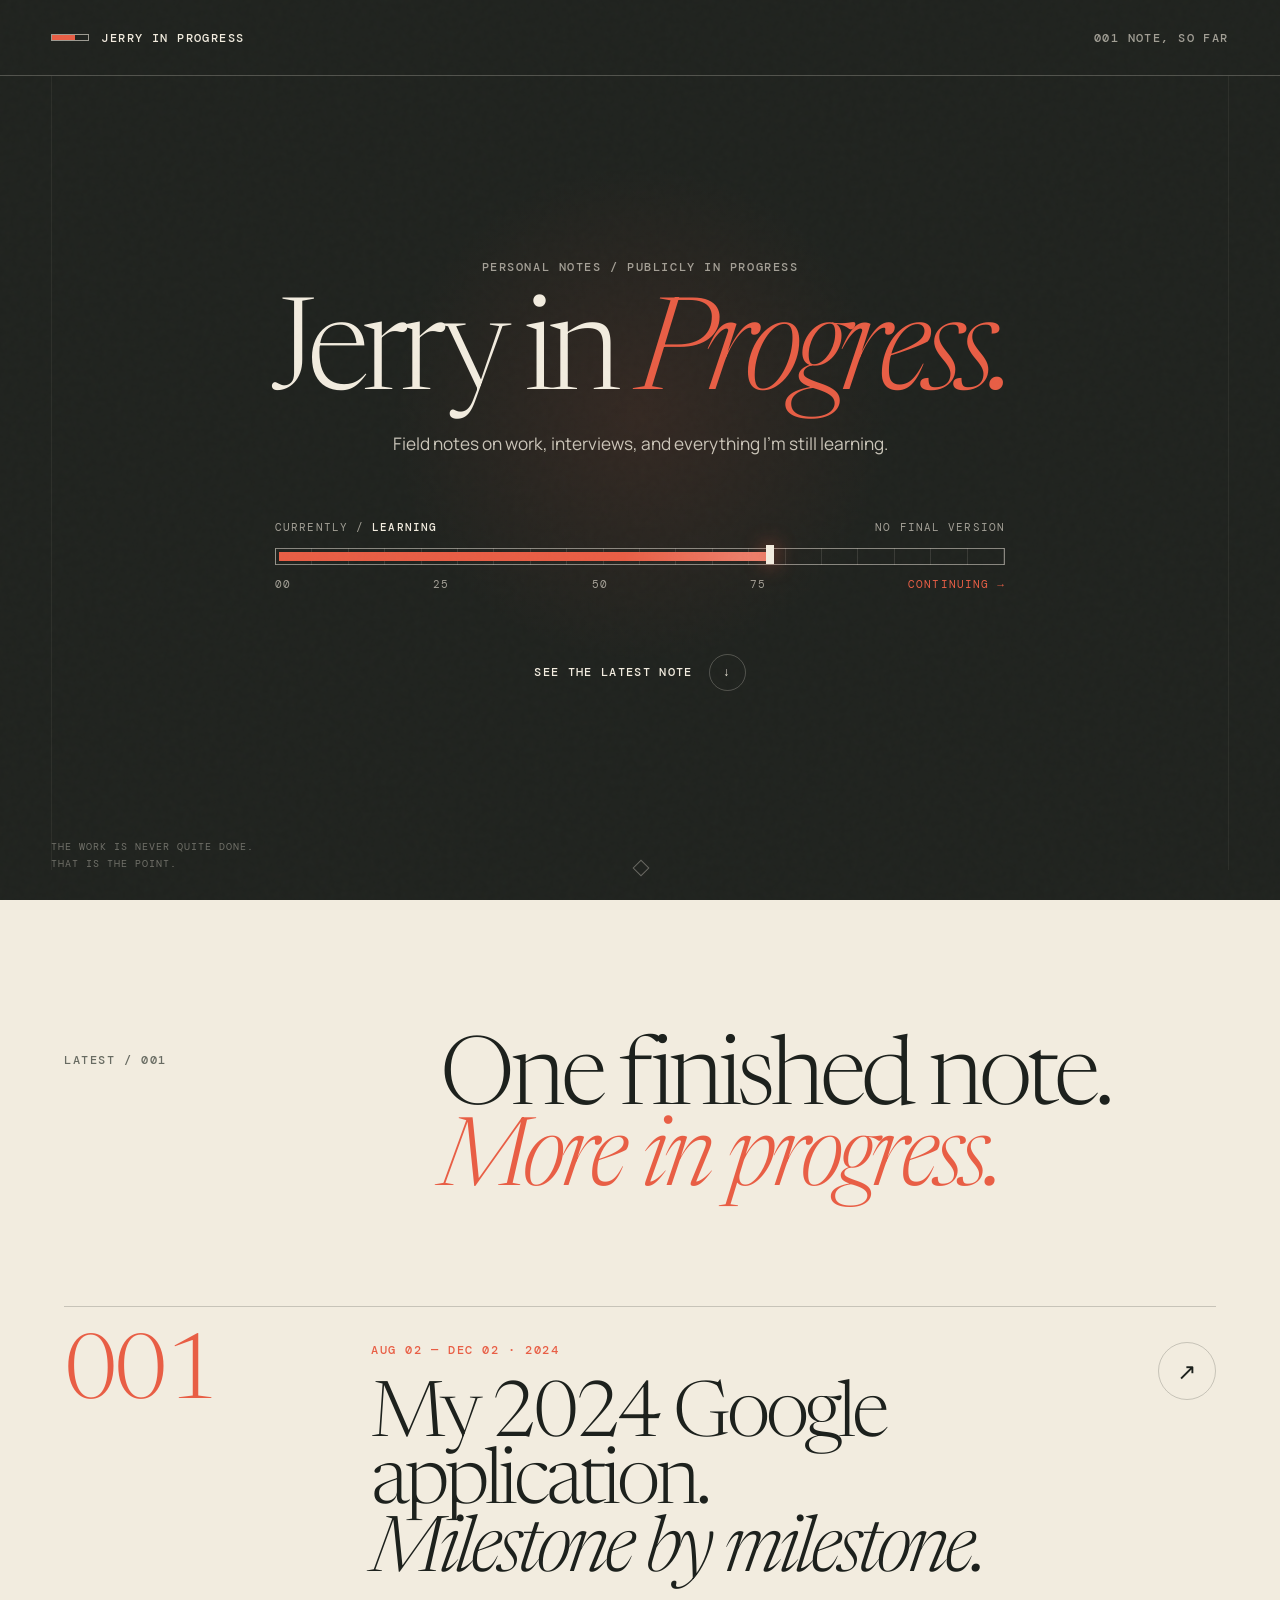
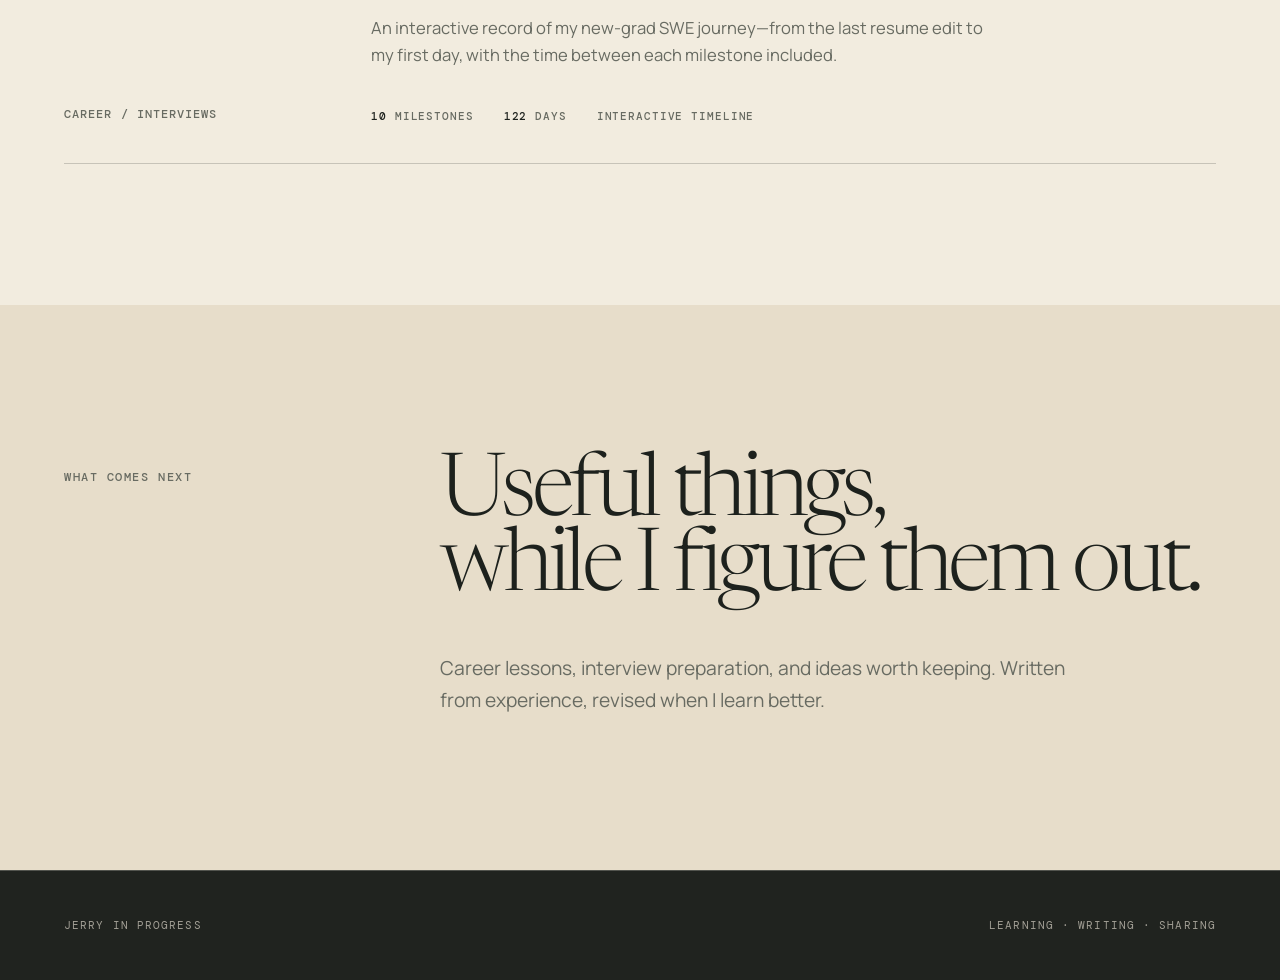
<file: index.html>
<!doctype html>
<html lang="en">
  <head>
    <meta charset="UTF-8" />
    <meta name="viewport" content="width=device-width, initial-scale=1.0" />
    <meta name="description" content="Jerry in Progress — field notes on work, interviews, and everything I’m still learning." />
    <link rel="canonical" href="https://jerry-li-chao.github.io/Jerry-in-Progress/" />
    <meta property="og:type" content="website" />
    <meta property="og:site_name" content="Jerry in Progress" />
    <meta property="og:title" content="Jerry in Progress" />
    <meta property="og:description" content="Field notes on work, interviews, and everything I’m still learning." />
    <meta property="og:url" content="https://jerry-li-chao.github.io/Jerry-in-Progress/" />
    <meta property="og:image" content="https://jerry-li-chao.github.io/Jerry-in-Progress/assets/social-preview.png" />
    <meta property="og:image:width" content="1200" />
    <meta property="og:image:height" content="630" />
    <meta property="og:image:alt" content="Jerry in Progress — field notes on work, interviews, and learning." />
    <meta name="twitter:card" content="summary_large_image" />
    <meta name="twitter:title" content="Jerry in Progress" />
    <meta name="twitter:description" content="Field notes on work, interviews, and everything I’m still learning." />
    <meta name="twitter:image" content="https://jerry-li-chao.github.io/Jerry-in-Progress/assets/social-preview.png" />
    <title>Jerry in Progress</title>
    <link rel="icon" href="assets/favicon.svg" type="image/svg+xml" />
    <link rel="apple-touch-icon" href="assets/apple-touch-icon.png" />
    <link rel="preconnect" href="https://fonts.googleapis.com" />
    <link rel="preconnect" href="https://fonts.gstatic.com" crossorigin />
    <link href="https://fonts.googleapis.com/css2?family=DM+Mono:wght@400;500&amp;family=Manrope:wght@400;500;600&amp;family=Newsreader:opsz,wght@6..72,300;6..72,400&amp;display=swap" rel="stylesheet" />
    <link rel="stylesheet" href="home.css" />
  </head>
  <body>
    <div class="grain" aria-hidden="true"></div>

    <header class="site-header">
      <a class="site-name" href="index.html" aria-label="Jerry in Progress, home">
        <span class="site-mark" aria-hidden="true"><i></i></span>
        <span>JERRY IN PROGRESS</span>
      </a>
      <span class="issue-count">001 NOTE, SO FAR</span>
    </header>

    <main>
      <section class="home-hero" aria-labelledby="home-title">
        <div class="hero-center">
          <p class="kicker hero-enter">PERSONAL NOTES / PUBLICLY IN PROGRESS</p>
          <h1 id="home-title" class="hero-enter">Jerry in <em>Progress.</em></h1>
          <p class="subtitle hero-enter">Field notes on work, interviews, and everything I’m still learning.</p>

          <div class="progress-object hero-enter" role="img" aria-label="An unfinished progress bar representing continuous learning">
            <div class="progress-status">
              <span>CURRENTLY / <b id="progress-word">LEARNING</b></span>
              <span>NO FINAL VERSION</span>
            </div>
            <div class="progress-track" aria-hidden="true">
              <span class="progress-fill"><i></i></span>
            </div>
            <div class="progress-scale" aria-hidden="true">
              <span>00</span><span>25</span><span>50</span><span>75</span><span>CONTINUING →</span>
            </div>
          </div>

          <a class="down-link hero-enter" href="#latest" data-analytics-event="view_latest_note">SEE THE LATEST NOTE <span>↓</span></a>
        </div>
        <p class="hero-corner" aria-hidden="true">THE WORK IS NEVER QUITE DONE.<br />THAT IS THE POINT.</p>
      </section>

      <section class="latest" id="latest" aria-labelledby="latest-title">
        <div class="section-heading will-reveal">
          <p class="section-label">LATEST / 001</p>
          <h2 id="latest-title">One finished note.<br /><em>More in progress.</em></h2>
        </div>

        <a class="featured-post will-reveal" href="posts/google-application-2024.html" data-analytics-event="open_google_timeline">
          <div class="post-index">
            <span>001</span>
            <span>CAREER / INTERVIEWS</span>
          </div>
          <div class="post-copy">
            <p class="post-date">AUG 02 — DEC 02 · 2024</p>
            <h3>My 2024 Google application.<br /><em>Milestone by milestone.</em></h3>
            <p class="post-description">An interactive record of my new-grad SWE journey—from the last resume edit to my first day, with the time between each milestone included.</p>
            <div class="post-facts">
              <span><b>10</b> milestones</span>
              <span><b>122</b> days</span>
              <span>Interactive timeline</span>
            </div>
          </div>
          <span class="post-arrow" aria-hidden="true">↗</span>
        </a>
      </section>

      <section class="site-intent will-reveal" aria-labelledby="intent-title">
        <p class="section-label">WHAT COMES NEXT</p>
        <div>
          <h2 id="intent-title">Useful things,<br />while I figure them out.</h2>
          <p>Career lessons, interview preparation, and ideas worth keeping. Written from experience, revised when I learn better.</p>
        </div>
      </section>
    </main>

    <footer>
      <span>JERRY IN PROGRESS</span>
      <span>LEARNING · WRITING · SHARING</span>
    </footer>

    <script src="analytics.js"></script>
    <script src="home.js"></script>
    <!-- Public analytics site identifier; not an API credential. -->
    <script type="module" src="https://static.cloudflareinsights.com/beacon.min.js" data-cf-beacon='{"token":"90c14a8bdea34b71a05879a33cee187e"}'></script>
  </body>
</html>
</file>
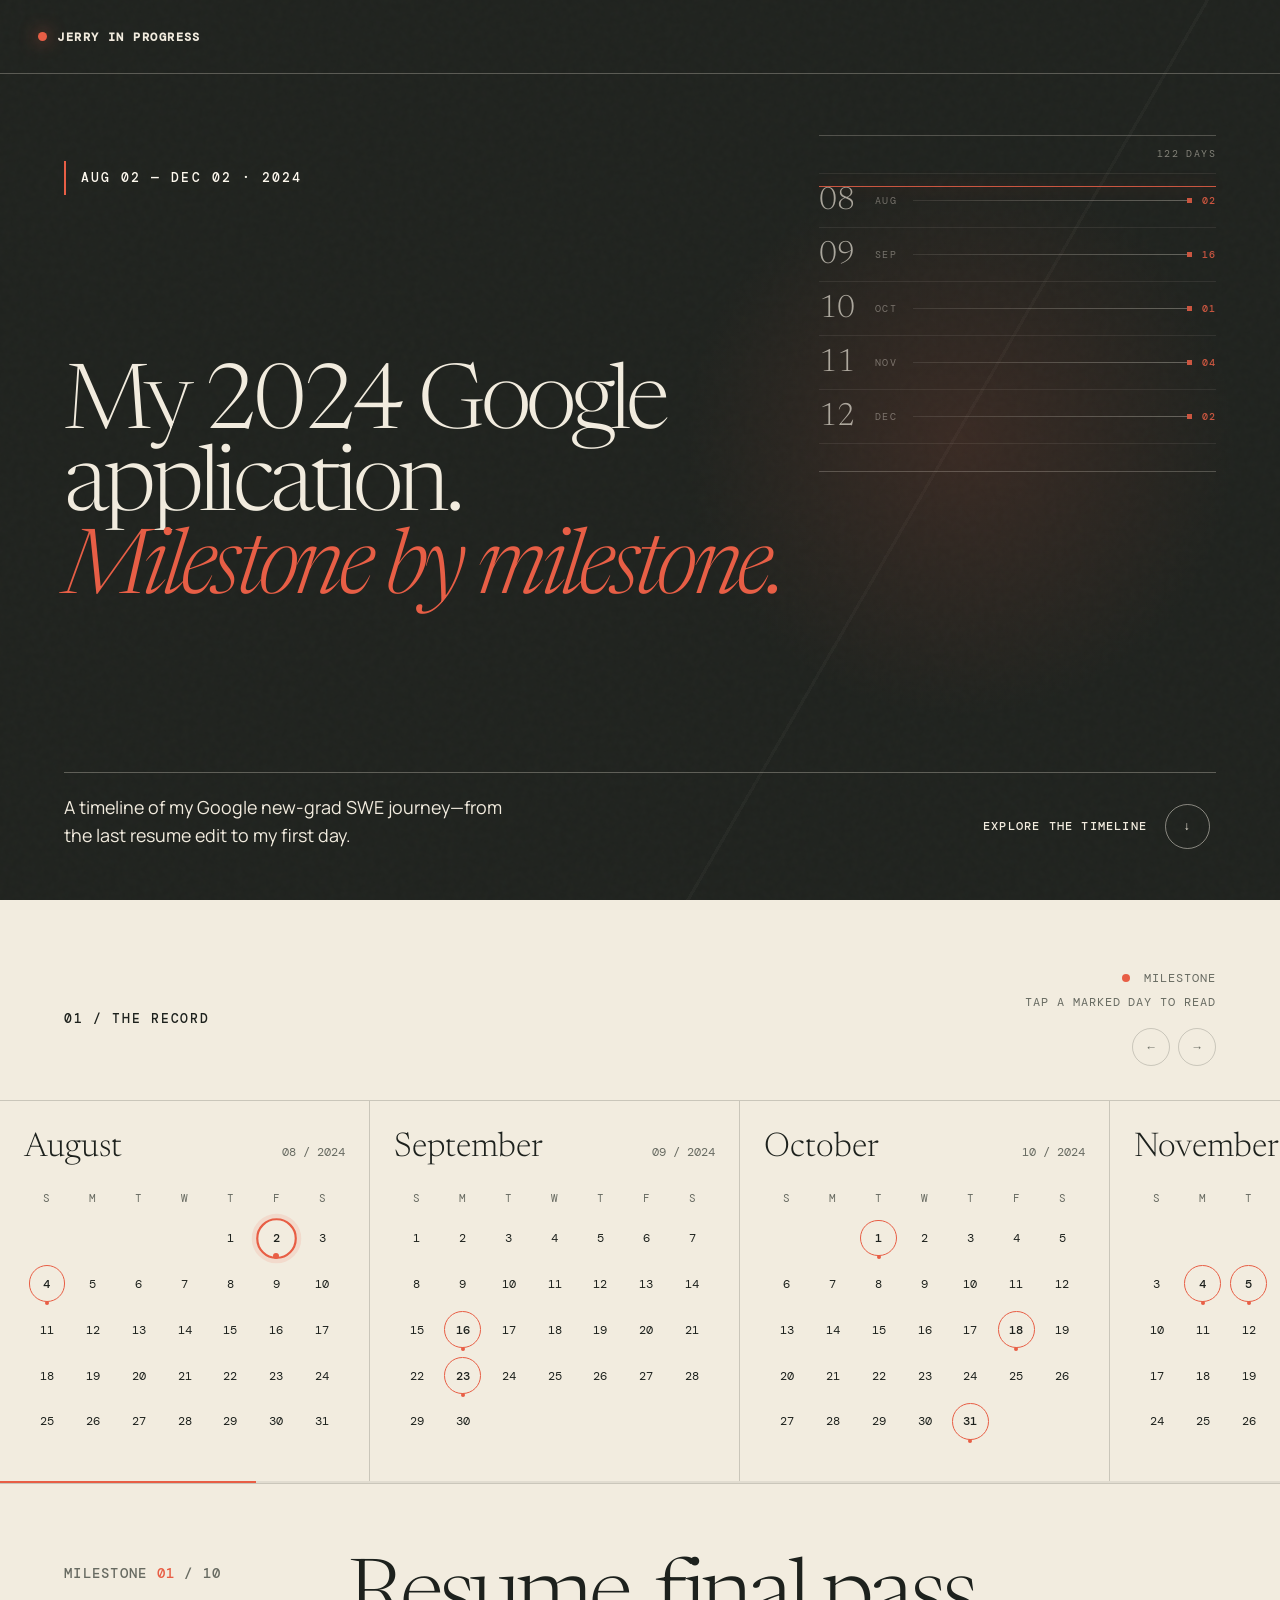
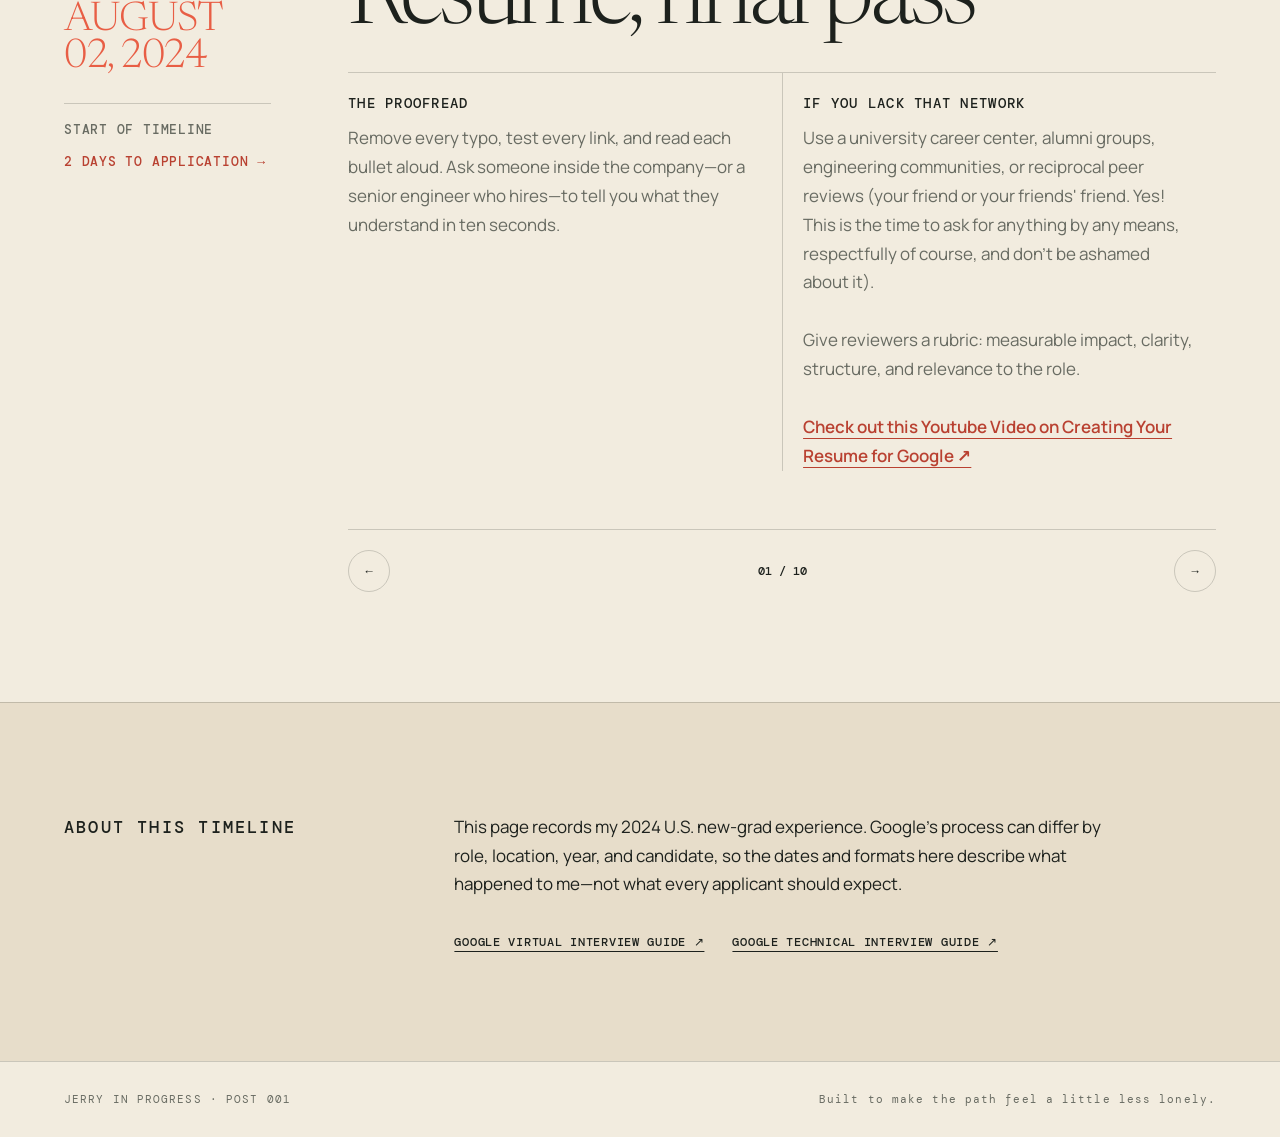
<file: posts/google-application-2024.html>
<!doctype html>
<html lang="en">
  <head>
    <meta charset="UTF-8" />
    <meta name="viewport" content="width=device-width, initial-scale=1.0" />
    <meta name="description" content="My 2024 Google new-grad software engineering application, documented milestone by milestone." />
    <link rel="canonical" href="https://jerry-li-chao.github.io/Jerry-in-Progress/posts/google-application-2024.html" />
    <meta property="og:type" content="article" />
    <meta property="og:site_name" content="Jerry in Progress" />
    <meta property="og:title" content="My 2024 Google application — Milestone by milestone" />
    <meta property="og:description" content="An interactive record of my new-grad SWE journey from the last resume edit to my first day." />
    <meta property="og:url" content="https://jerry-li-chao.github.io/Jerry-in-Progress/posts/google-application-2024.html" />
    <meta property="og:image" content="https://jerry-li-chao.github.io/Jerry-in-Progress/assets/social-preview.png" />
    <meta property="og:image:width" content="1200" />
    <meta property="og:image:height" content="630" />
    <meta property="og:image:alt" content="My 2024 Google application — Milestone by milestone." />
    <meta property="article:published_time" content="2026-09-02" />
    <meta name="twitter:card" content="summary_large_image" />
    <meta name="twitter:title" content="My 2024 Google application — Milestone by milestone" />
    <meta name="twitter:description" content="An interactive record of my new-grad SWE journey from the last resume edit to my first day." />
    <meta name="twitter:image" content="https://jerry-li-chao.github.io/Jerry-in-Progress/assets/social-preview.png" />
    <title>My 2024 Google Application — Jerry in Progress</title>
    <link rel="icon" href="../assets/favicon.svg" type="image/svg+xml" />
    <link rel="apple-touch-icon" href="../assets/apple-touch-icon.png" />
    <link rel="preconnect" href="https://fonts.googleapis.com" />
    <link rel="preconnect" href="https://fonts.gstatic.com" crossorigin />
    <link href="https://fonts.googleapis.com/css2?family=DM+Mono:wght@400;500&amp;family=Manrope:wght@400;500;600;700&amp;family=Newsreader:opsz,wght@6..72,300;6..72,400&amp;display=swap" rel="stylesheet" />
    <link rel="stylesheet" href="../styles.css" />
  </head>
  <body>
    <div class="grain" aria-hidden="true"></div>
    <header class="topbar">
      <a class="wordmark" href="../index.html" aria-label="Jerry in Progress, home">
        <span class="wordmark-dot"></span>
        <span>JERRY IN PROGRESS</span>
      </a>
    </header>

    <main id="top">
      <section class="hero" aria-labelledby="hero-title">
        <p class="eyebrow reveal">AUG 02 — DEC 02 · 2024</p>
        <h1 id="hero-title" class="reveal">My 2024 Google application.<br /><em>Milestone by milestone.</em></h1>
        <div class="hero-footer reveal">
          <p>A timeline of my Google new-grad SWE journey—from the last resume edit to my first day.</p>
          <button class="scroll-cue" data-scroll-to="timeline" aria-label="Explore the timeline">
            <span>Explore the timeline</span><span class="cue-arrow" aria-hidden="true">↓</span>
          </button>
        </div>
        <div class="hero-signal" aria-hidden="true">
          <div class="signal-head"><span>122 DAYS</span></div>
          <div class="signal-months">
            <div><strong>08</strong><span>AUG</span><i></i><b>02</b></div>
            <div><strong>09</strong><span>SEP</span><i></i><b>16</b></div>
            <div><strong>10</strong><span>OCT</span><i></i><b>01</b></div>
            <div><strong>11</strong><span>NOV</span><i></i><b>04</b></div>
            <div><strong>12</strong><span>DEC</span><i></i><b>02</b></div>
          </div>
          <span class="signal-scan"></span>
        </div>
      </section>

      <section class="timeline-section" id="timeline" aria-label="Application milestones calendar">
        <div class="section-intro">
          <div>
            <p class="section-number">01 / THE RECORD</p>
          </div>
          <div class="legend">
            <span><i class="legend-dot"></i> milestone</span>
            <span>Tap a marked day to read</span>
            <div class="desktop-track-nav" aria-label="Scroll through months">
              <button id="track-left" aria-label="Scroll calendars left" data-analytics-event="calendar_scroll_left">←</button>
              <button id="track-right" aria-label="Scroll calendars right" data-analytics-event="calendar_scroll_right">→</button>
            </div>
          </div>
        </div>

        <div class="mobile-month-nav" aria-label="Choose a month">
          <button id="prev-month" aria-label="Previous month" data-analytics-event="previous_month">←</button>
          <span id="mobile-month-label">August 2024</span>
          <button id="next-month" aria-label="Next month" data-analytics-event="next_month">→</button>
        </div>

        <div class="calendar-shell">
          <div class="calendar-track" id="calendar-track" aria-label="Calendars from August through December 2024"></div>
          <div class="track-progress" aria-hidden="true"><span id="track-progress-fill"></span></div>
        </div>

        <article class="event-detail" id="event-detail" aria-live="polite">
          <div class="detail-index">
            <span class="detail-sequence">MILESTONE <b id="detail-number">01</b> / 10</span>
            <time id="detail-date" datetime="2024-08-02">AUGUST 02, 2024</time>
            <div class="detail-gaps" aria-label="Time to adjacent milestones">
              <span id="detail-prev-gap">START OF TIMELINE</span>
              <span id="detail-next-gap">2 DAYS TO REFERRAL →</span>
            </div>
          </div>
          <div class="detail-main">
            <h3 id="detail-title">Resume, final pass</h3>
            <p class="detail-lede" id="detail-lede"></p>
            <div class="detail-notes" id="detail-notes"></div>
            <div class="event-nav">
              <button id="prev-event" aria-label="Previous milestone" data-analytics-event="previous_milestone">←</button>
              <span id="event-count">01 / 10</span>
              <button id="next-event" aria-label="Next milestone" data-analytics-event="next_milestone">→</button>
            </div>
          </div>
        </article>
      </section>

      <section class="context-note" aria-label="About this timeline">
        <p class="section-number">ABOUT THIS TIMELINE</p>
        <div>
          <p>This page records my 2024 U.S. new-grad experience. Google’s process can differ by role, location, year, and candidate, so the dates and formats here describe what happened to me—not what every applicant should expect.</p>
          <div class="source-links">
            <a href="https://services.google.com/fh/files/misc/general_virtual_interviews_candidate_resource.pdf" target="_blank" rel="noreferrer">Google virtual interview guide ↗</a>
            <a href="https://services.google.com/fh/files/misc/technical_virtual_interviews_candidate_resource.pdf" target="_blank" rel="noreferrer">Google technical interview guide ↗</a>
          </div>
        </div>
      </section>
    </main>

    <footer>
      <span>JERRY IN PROGRESS · POST 001</span>
      <span>Built to make the path feel a little less lonely.</span>
    </footer>
    <script src="../analytics.js"></script>
    <script src="../script.js"></script>
    <!-- Public analytics site identifier; not an API credential. -->
    <script type="module" src="https://static.cloudflareinsights.com/beacon.min.js" data-cf-beacon='{"token":"90c14a8bdea34b71a05879a33cee187e"}'></script>
  </body>
</html>
</file>
<file: home.css>
:root {
  --ink: #1d211d;
  --night: #20231f;
  --paper: #f2ecdf;
  --paper-deep: #e7ddca;
  --accent: #e85e45;
  --line-dark: rgba(242, 236, 223, 0.24);
  --line-light: rgba(29, 33, 29, 0.2);
  --muted-dark: rgba(242, 236, 223, 0.62);
  --muted-light: #686b62;
  --mono: "DM Mono", ui-monospace, monospace;
  --sans: "Manrope", system-ui, sans-serif;
  --serif: "Newsreader", Georgia, serif;
}

* { box-sizing: border-box; }
html { scroll-behavior: smooth; }
body {
  margin: 0;
  width: 100%;
  overflow-x: clip;
  color: var(--paper);
  background: var(--night);
  font-family: var(--sans);
  -webkit-font-smoothing: antialiased;
}
a { color: inherit; -webkit-tap-highlight-color: transparent; }
.grain {
  position: fixed;
  inset: 0;
  z-index: 50;
  pointer-events: none;
  opacity: 0.08;
  background-image: url("data:image/svg+xml,%3Csvg viewBox='0 0 160 160' xmlns='http://www.w3.org/2000/svg'%3E%3Cfilter id='n'%3E%3CfeTurbulence type='fractalNoise' baseFrequency='.85' numOctaves='3' stitchTiles='stitch'/%3E%3C/filter%3E%3Crect width='100%25' height='100%25' filter='url(%23n)' opacity='.24'/%3E%3C/svg%3E");
}

.site-header {
  position: absolute;
  inset: 0 0 auto;
  z-index: 10;
  height: 76px;
  padding: 0 4vw;
  display: flex;
  align-items: center;
  justify-content: space-between;
  border-bottom: 1px solid var(--line-dark);
  font: 500 12px/1 var(--mono);
  letter-spacing: 0.12em;
}
.site-name { display: flex; align-items: center; gap: 12px; text-decoration: none; }
.site-mark {
  width: 38px;
  height: 7px;
  position: relative;
  display: block;
  border: 1px solid rgba(242, 236, 223, 0.6);
}
.site-mark i { display: block; width: 64%; height: 100%; background: var(--accent); }
.issue-count { color: var(--muted-dark); }

.home-hero {
  min-height: 100svh;
  position: relative;
  display: grid;
  place-items: center;
  padding: 130px 5vw 80px;
  overflow: hidden;
  background:
    radial-gradient(circle at 50% 46%, rgba(232, 94, 69, 0.1), transparent 31%),
    linear-gradient(90deg, transparent calc(50% - 0.5px), rgba(242, 236, 223, 0.045) 50%, transparent calc(50% + 0.5px));
}
.home-hero::before,
.home-hero::after {
  content: "";
  position: absolute;
  pointer-events: none;
}
.home-hero::before { inset: 76px 4vw 30px; border-left: 1px solid rgba(242, 236, 223, 0.06); border-right: 1px solid rgba(242, 236, 223, 0.06); }
.home-hero::after { width: 10px; height: 10px; left: calc(50% - 5px); bottom: 26px; border: 1px solid rgba(242, 236, 223, 0.35); transform: rotate(45deg); }
.hero-center { width: min(900px, 88vw); text-align: center; position: relative; z-index: 1; }
.kicker,
.section-label,
.post-date {
  margin: 0;
  font: 500 clamp(12px, 0.9vw, 14px)/1.4 var(--mono);
  letter-spacing: 0.13em;
  text-transform: uppercase;
}
.kicker { color: var(--muted-dark); }
.hero-center h1 {
  margin: 31px 0 18px;
  font: 300 clamp(4.6rem, 10vw, 9.4rem)/0.82 var(--serif);
  letter-spacing: -0.057em;
}
.hero-center h1 em { color: var(--accent); font-weight: 300; }
.subtitle {
  width: min(610px, 100%);
  margin: 0 auto;
  color: rgba(242, 236, 223, 0.8);
  font-size: clamp(16px, 1.35vw, 20px);
  line-height: 1.6;
}

.progress-object { width: min(730px, 100%); margin: clamp(48px, 7vh, 76px) auto 0; text-align: left; }
.progress-status,
.progress-scale {
  display: flex;
  justify-content: space-between;
  color: var(--muted-dark);
  font: 400 clamp(11px, 0.8vw, 13px)/1.3 var(--mono);
  letter-spacing: 0.1em;
}
.progress-status { margin-bottom: 13px; }
.progress-status b { color: var(--paper); font-weight: 500; }
.progress-track {
  height: 17px;
  padding: 3px;
  border: 1px solid rgba(242, 236, 223, 0.5);
  background: repeating-linear-gradient(90deg, transparent 0 calc(5% - 1px), rgba(242, 236, 223, 0.12) calc(5% - 1px) 5%);
}
.progress-fill {
  display: block;
  height: 100%;
  width: 68%;
  position: relative;
  background: var(--accent);
  transform-origin: left;
  animation: progress-load 1.5s 0.45s cubic-bezier(0.2, 0.75, 0.25, 1) both;
}
.progress-fill::before {
  content: "";
  position: absolute;
  inset: 0;
  background: linear-gradient(90deg, transparent 70%, rgba(255, 255, 255, 0.24));
}
.progress-fill i {
  position: absolute;
  right: -4px;
  top: -7px;
  width: 8px;
  height: 19px;
  background: var(--paper);
  box-shadow: 0 0 20px rgba(232, 94, 69, 0.8);
  animation: caret-breathe 1.8s ease-in-out infinite;
}
.progress-scale { margin-top: 12px; }
.progress-scale span:last-child { color: var(--accent); }
.down-link {
  display: inline-flex;
  align-items: center;
  gap: 16px;
  margin-top: clamp(46px, 7vh, 72px);
  text-decoration: none;
  font: 500 12px/1 var(--mono);
  letter-spacing: 0.11em;
}
.down-link span { display: grid; place-items: center; width: 37px; height: 37px; border: 1px solid var(--line-dark); border-radius: 50%; transition: 0.25s ease; }
.down-link:hover span { color: var(--night); background: var(--accent); border-color: var(--accent); transform: translateY(3px); }
.hero-corner { position: absolute; left: 4vw; bottom: 28px; margin: 0; color: rgba(242, 236, 223, 0.38); font: 400 10px/1.65 var(--mono); letter-spacing: 0.1em; }
.hero-enter { animation: enter-up 0.9s cubic-bezier(0.2, 0.75, 0.25, 1) both; }
.hero-center h1.hero-enter { animation-delay: 0.08s; }
.subtitle.hero-enter { animation-delay: 0.16s; }
.progress-object.hero-enter { animation-delay: 0.24s; }
.down-link.hero-enter { animation-delay: 0.34s; }

.latest {
  color: var(--ink);
  background: var(--paper);
  padding: clamp(85px, 11vw, 150px) 5vw;
}
.section-heading { display: grid; grid-template-columns: 26% 1fr; gap: 6vw; align-items: start; margin-bottom: clamp(64px, 8vw, 110px); }
.section-label { color: var(--muted-light); padding-top: 11px; }
.section-heading h2,
.site-intent h2 {
  margin: 0;
  font: 300 clamp(3.8rem, 7.4vw, 8rem)/0.86 var(--serif);
  letter-spacing: -0.05em;
}
.section-heading h2 em { color: var(--accent); font-weight: 300; }
.featured-post {
  display: grid;
  grid-template-columns: 20% minmax(0, 1fr) auto;
  gap: 6vw;
  min-height: 420px;
  padding: 35px 0 40px;
  color: var(--ink);
  border-top: 1px solid var(--line-light);
  border-bottom: 1px solid var(--line-light);
  text-decoration: none;
  position: relative;
}
.featured-post::before { content: ""; position: absolute; inset: 0; background: var(--paper-deep); transform: scaleY(0); transform-origin: bottom; transition: transform 0.5s cubic-bezier(0.2, 0.75, 0.25, 1); }
.featured-post:hover::before { transform: scaleY(1); }
.featured-post > * { position: relative; z-index: 1; }
.post-index { display: flex; flex-direction: column; justify-content: space-between; color: var(--muted-light); font: 500 12px/1.5 var(--mono); letter-spacing: 0.09em; }
.post-index span:first-child { color: var(--accent); font: 300 clamp(4.2rem, 7vw, 7.5rem)/0.8 var(--serif); letter-spacing: -0.04em; }
.post-copy { max-width: 900px; }
.post-date { color: var(--accent); }
.post-copy h3 { margin: 26px 0 26px; font: 300 clamp(3.1rem, 6vw, 6.7rem)/0.88 var(--serif); letter-spacing: -0.052em; }
.post-copy h3 em { font-weight: 300; }
.post-description { max-width: 630px; color: var(--muted-light); font-size: clamp(16px, 1.3vw, 19px); line-height: 1.65; }
.post-facts { display: flex; flex-wrap: wrap; gap: 12px 30px; margin-top: 40px; color: var(--muted-light); font: 500 11px/1.3 var(--mono); letter-spacing: 0.08em; text-transform: uppercase; }
.post-facts b { color: var(--ink); font-weight: 500; }
.post-arrow { align-self: start; display: grid; place-items: center; width: 58px; height: 58px; border: 1px solid var(--line-light); border-radius: 50%; font-size: 23px; transition: 0.25s ease; }
.featured-post:hover .post-arrow { color: var(--paper); background: var(--accent); border-color: var(--accent); transform: rotate(45deg); }

.site-intent {
  padding: clamp(90px, 12vw, 170px) 5vw;
  display: grid;
  grid-template-columns: 26% 1fr;
  gap: 6vw;
  color: var(--ink);
  background: var(--paper-deep);
}
.site-intent > div { max-width: 940px; }
.site-intent h2 { font-size: clamp(3.5rem, 6.8vw, 7.2rem); }
.site-intent > div > p { max-width: 650px; margin: 45px 0 0; color: var(--muted-light); font-size: clamp(18px, 1.5vw, 22px); line-height: 1.65; }

footer {
  min-height: 110px;
  padding: 36px 5vw;
  display: flex;
  align-items: center;
  justify-content: space-between;
  color: var(--muted-dark);
  border-top: 1px solid var(--line-dark);
  font: 400 11px/1.5 var(--mono);
  letter-spacing: 0.1em;
}

.error-page { min-height: 100svh; }
.error-main {
  min-height: 100svh;
  width: min(850px, 90vw);
  margin: 0 auto;
  display: flex;
  flex-direction: column;
  justify-content: center;
  align-items: flex-start;
  padding: 80px 0;
}
.error-main h1 { margin: 28px 0 40px; font: 300 clamp(4.6rem, 10vw, 9rem)/0.83 var(--serif); letter-spacing: -0.055em; }
.error-main h1 em { color: var(--accent); font-weight: 300; }
.error-main > p:not(.kicker) { max-width: 500px; margin: 32px 0; color: var(--muted-dark); font-size: 17px; line-height: 1.7; }
.error-main > a { display: flex; gap: 16px; color: var(--paper); font: 500 12px/1 var(--mono); letter-spacing: 0.11em; text-decoration: none; }
.error-main > a span { color: var(--accent); }
.error-progress { width: min(600px, 100%); height: 10px; padding: 2px; border: 1px solid var(--line-dark); }
.error-progress span { display: block; width: 4%; height: 100%; background: var(--accent); }

.will-reveal { opacity: 0; transform: translateY(28px); transition: opacity 0.8s ease, transform 0.8s cubic-bezier(0.2, 0.75, 0.25, 1); }
.will-reveal.is-visible { opacity: 1; transform: none; }

@keyframes enter-up { from { opacity: 0; transform: translateY(24px); } }
@keyframes progress-load { from { transform: scaleX(0); } to { transform: scaleX(1); } }
@keyframes caret-breathe { 0%, 100% { opacity: 0.45; } 50% { opacity: 1; } }

@media (max-width: 760px) {
  .site-header { height: 64px; padding: 0 20px; font-size: 10px; }
  .issue-count { display: none; }
  .home-hero { min-height: 730px; padding: 110px 22px 70px; }
  .home-hero::before { inset: 64px 21px 24px; }
  .hero-center { width: 100%; }
  .hero-center h1 { margin-top: 25px; font-size: clamp(4rem, 20vw, 6rem); line-height: 0.85; }
  .subtitle { max-width: 340px; font-size: 16px; }
  .progress-object { margin-top: 55px; }
  .progress-status { font-size: 10px; }
  .progress-status span:last-child { display: none; }
  .progress-scale { font-size: 9px; }
  .progress-scale span:nth-child(2), .progress-scale span:nth-child(4) { display: none; }
  .hero-corner { display: none; }
  .down-link { margin-top: 55px; }
  .latest { padding: 80px 22px 95px; }
  .section-heading { grid-template-columns: 1fr; gap: 26px; margin-bottom: 60px; }
  .section-heading h2, .site-intent h2 { font-size: 4rem; }
  .featured-post { grid-template-columns: 1fr auto; gap: 25px; min-height: 0; padding: 28px 0 34px; }
  .post-index { grid-column: 1 / -1; flex-direction: row; align-items: end; }
  .post-index span:first-child { font-size: 4rem; }
  .post-copy h3 { margin: 20px 0; font-size: 3.5rem; }
  .post-description { font-size: 16px; }
  .post-facts { gap: 10px 20px; margin-top: 30px; }
  .post-arrow { width: 48px; height: 48px; }
  .site-intent { padding: 90px 22px 110px; grid-template-columns: 1fr; gap: 42px; }
  .site-intent > div > p { margin-top: 32px; font-size: 18px; }
  footer { min-height: 140px; padding: 36px 22px 70px; flex-direction: column; align-items: flex-start; justify-content: center; gap: 12px; }
  .error-main h1 { font-size: 4.2rem; }
}

@media (prefers-reduced-motion: reduce) {
  *, *::before, *::after { animation-duration: 0.01ms !important; animation-iteration-count: 1 !important; scroll-behavior: auto !important; transition-duration: 0.01ms !important; }
  .will-reveal { opacity: 1; transform: none; }
}
</file>
<file: styles.css>
:root {
  --ink: #1d211d;
  --paper: #f2ecdf;
  --paper-deep: #e9e0cf;
  --accent: #e85e45;
  --accent-dark: #b94131;
  --line: rgba(29, 33, 29, 0.19);
  --muted: #686b62;
  --mono: "DM Mono", ui-monospace, monospace;
  --sans: "Manrope", system-ui, sans-serif;
  --serif: "Newsreader", Georgia, serif;
}

* { box-sizing: border-box; }
html { scroll-behavior: smooth; }
body {
  margin: 0;
  width: 100%;
  max-width: 100vw;
  overflow-x: auto;
  color: var(--ink);
  background: var(--paper);
  font-family: var(--sans);
  -webkit-font-smoothing: antialiased;
}
button, a { -webkit-tap-highlight-color: transparent; }
button { color: inherit; font: inherit; }
.grain {
  position: fixed; inset: 0; z-index: 99; pointer-events: none; opacity: .09;
  background-image: url("data:image/svg+xml,%3Csvg viewBox='0 0 160 160' xmlns='http://www.w3.org/2000/svg'%3E%3Cfilter id='n'%3E%3CfeTurbulence type='fractalNoise' baseFrequency='.85' numOctaves='3' stitchTiles='stitch'/%3E%3C/filter%3E%3Crect width='100%25' height='100%25' filter='url(%23n)' opacity='.24'/%3E%3C/svg%3E");
}

.topbar {
  height: 74px; padding: 0 3vw; display: grid; grid-template-columns: 1fr;
  align-items: center; position: absolute; z-index: 20; width: 100%; border-bottom: 1px solid rgba(242,236,223,.28); color: var(--paper);
}
.wordmark { color: inherit; text-decoration: none; display: flex; align-items: center; gap: 10px; font: 600 12px/1 var(--mono); letter-spacing: .12em; }
.wordmark-dot { width: 9px; height: 9px; border-radius: 50%; background: var(--accent); box-shadow: 0 0 18px rgba(232,94,69,.8); }

.hero {
  min-height: 100svh; padding: 148px 5vw 50px; position: relative; overflow: hidden; color: var(--paper);
  background: #20231f;
  display: flex; flex-direction: column; justify-content: space-between;
}
.hero::before { content: ""; position: absolute; inset: 0; background: radial-gradient(circle at 75% 49%, rgba(232,94,69,.13), transparent 26%), linear-gradient(120deg, transparent 0 67%, rgba(242,236,223,.03) 67% 67.2%, transparent 67.2%); }
.eyebrow, .section-number { position: relative; font: 500 13px/1.4 var(--mono); letter-spacing: .13em; }
.hero > .eyebrow { align-self: flex-start; padding: 8px 0 8px 15px; border-left: 2px solid var(--accent); color: #fffaf0; font-size: clamp(12px, 1vw, 15px); font-weight: 500; letter-spacing: .16em; text-shadow: 0 0 18px rgba(242,236,223,.18); }
.hero h1 { position: relative; z-index: 2; margin: 0; max-width: 940px; font: 300 clamp(3.8rem, 7vw, 7.2rem)/.92 var(--serif); letter-spacing: -.052em; }
.hero h1 em { display: inline-block; color: var(--accent); font-style: italic; font-weight: 300; }
.hero-footer { position: relative; display: flex; align-items: end; justify-content: space-between; border-top: 1px solid rgba(242,236,223,.3); padding-top: 20px; }
.hero-footer p { max-width: 450px; margin: 0; font-size: clamp(14px, 1.4vw, 18px); line-height: 1.6; }
.scroll-cue { border: 0; background: none; color: inherit; display: flex; align-items: center; gap: 18px; cursor: pointer; font: 500 12px/1 var(--mono); text-transform: uppercase; letter-spacing: .1em; }
.cue-arrow { width: 45px; height: 45px; border: 1px solid rgba(242,236,223,.5); border-radius: 50%; display: grid; place-items: center; transition: .25s ease; }
.scroll-cue:hover .cue-arrow { background: var(--accent); border-color: var(--accent); transform: translateY(3px); }
.hero-signal { position: absolute; right: 5vw; top: 15vh; width: min(31vw, 420px); border-top: 1px solid rgba(242,236,223,.28); border-bottom: 1px solid rgba(242,236,223,.28); padding: 13px 0; opacity: .86; }
.signal-head { display: flex; justify-content: flex-end; font: 400 10px/1 var(--mono); letter-spacing: .14em; color: rgba(242,236,223,.55); }
.signal-months { margin: 14px 0; border-top: 1px solid rgba(242,236,223,.1); position: relative; }
.signal-months > div { height: 54px; display: grid; grid-template-columns: 56px 38px 1fr 24px; align-items: center; border-bottom: 1px solid rgba(242,236,223,.1); }
.signal-months strong { font: 300 32px/1 var(--serif); color: rgba(242,236,223,.76); }
.signal-months span, .signal-months b { font: 400 10px/1 var(--mono); letter-spacing: .12em; }
.signal-months span { color: rgba(242,236,223,.45); }
.signal-months b { color: var(--accent); font-weight: 500; text-align: right; }
.signal-months i { height: 1px; background: linear-gradient(90deg, rgba(242,236,223,.12), rgba(242,236,223,.38)); position: relative; }
.signal-months i::after { content: ""; position: absolute; right: 0; top: -2px; width: 5px; height: 5px; background: var(--accent); }
.signal-scan { position: absolute; left: 0; right: 0; top: 50px; height: 1px; background: var(--accent); box-shadow: 0 0 18px rgba(232,94,69,.65); animation: signal-scan 5.5s cubic-bezier(.6,0,.4,1) infinite; }
@keyframes signal-scan { 0%, 10% { transform: translateY(0); opacity: 0; } 18% { opacity: 1; } 82% { opacity: 1; } 90%, 100% { transform: translateY(270px); opacity: 0; } }
.reveal { animation: reveal-up .9s cubic-bezier(.2,.75,.25,1) both; }
.hero h1.reveal { animation-delay: .08s; }
.hero-footer.reveal { animation-delay: .2s; }
@keyframes reveal-up { from { opacity: 0; transform: translateY(24px); } }

.timeline-section { padding: 72px 0 0; }
.section-intro { padding: 0 5vw 34px; display: flex; justify-content: space-between; align-items: center; }
.section-intro h2, .context-note h2 { margin: 16px 0 0; font: 300 clamp(3rem, 6vw, 6.3rem)/.9 var(--serif); letter-spacing: -.045em; }
.legend { display: flex; flex-direction: column; align-items: flex-end; gap: 12px; color: var(--muted); font: 400 12px/1 var(--mono); text-transform: uppercase; letter-spacing: .08em; }
.legend-dot { display: inline-block; width: 8px; height: 8px; background: var(--accent); border-radius: 50%; margin-right: 6px; }
.desktop-track-nav { display: flex; gap: 8px; margin-top: 8px; }
.desktop-track-nav button { width: 38px; height: 38px; border: 1px solid var(--line); border-radius: 50%; background: transparent; cursor: pointer; transition: .2s ease; }
.desktop-track-nav button:hover { background: var(--ink); color: var(--paper); }
.calendar-shell { border-top: 1px solid var(--line); border-bottom: 1px solid var(--line); overflow: hidden; }
.calendar-track { display: flex; overflow-x: auto; scroll-snap-type: x mandatory; scrollbar-width: none; }
.calendar-track::-webkit-scrollbar { display: none; }
.month { min-width: 370px; width: 29vw; border-right: 1px solid var(--line); padding: 30px 24px 36px; scroll-snap-align: start; }
.month:last-child { border-right: 0; }
.month-head { display: flex; align-items: baseline; justify-content: space-between; margin-bottom: 28px; }
.month-name { font: 300 34px/1 var(--serif); }
.month-index { font: 400 12px/1 var(--mono); color: var(--muted); }
.weekdays, .days { display: grid; grid-template-columns: repeat(7, 1fr); }
.weekdays span { font: 400 11px/1 var(--mono); color: var(--muted); text-align: center; padding-bottom: 11px; }
.day, .day-spacer { aspect-ratio: 1; display: grid; place-items: center; }
.day { border: 0; padding: 0; background: transparent; font: 400 12px/1 var(--mono); position: relative; cursor: default; border-radius: 50%; }
.day.has-event { color: var(--ink); font-weight: 500; cursor: pointer; }
.day.has-event::before { content: ""; position: absolute; inset: 10%; border: 1px solid var(--accent); border-radius: 50%; transition: .25s ease; }
.day.has-event::after { content: ""; position: absolute; width: 4px; height: 4px; background: var(--accent); border-radius: 50%; bottom: 3%; }
.day.has-event:hover:not(.is-active)::before { background: var(--accent); transform: scale(1.08); }
.day.has-event:hover:not(.is-active) { color: var(--paper); z-index: 1; }
.day.has-event.is-active { color: var(--ink); z-index: 1; }
.day.has-event.is-active::before { background: transparent; border-width: 2px; transform: scale(1.1); box-shadow: 0 0 0 4px rgba(232,94,69,.12); }
.day.has-event.is-active::after { width: 6px; height: 6px; background: var(--accent); }
.track-progress { height: 2px; background: rgba(29,33,29,.08); }
.track-progress span { display: block; height: 100%; width: 20%; background: var(--accent); transition: width .2s ease; }
.mobile-month-nav { display: none; }

.event-detail { width: 100%; max-width: 100vw; min-height: 620px; padding: 80px 5vw 110px; display: grid; grid-template-columns: minmax(150px, 18%) minmax(0, 1fr); gap: 6vw; }
.event-detail > * { min-width: 0; }
.detail-index { display: flex; flex-direction: column; gap: 18px; font: 500 14px/1.4 var(--mono); letter-spacing: .09em; }
.detail-sequence { color: var(--muted); }
.detail-sequence b { color: var(--accent); font-weight: 500; }
#detail-date { display: block; color: var(--accent); font: 300 clamp(2rem, 3.2vw, 3.7rem)/.92 var(--serif); letter-spacing: -.035em; }
.detail-gaps { margin-top: 8px; padding-top: 16px; border-top: 1px solid var(--line); display: flex; flex-direction: column; gap: 13px; color: var(--muted); font-size: 13px; line-height: 1.5; letter-spacing: .06em; }
.detail-gaps span:last-child { color: var(--accent-dark); }
.detail-main h3 { max-width: 100%; overflow-wrap: anywhere; font: 300 clamp(3.4rem, 7vw, 7.6rem)/.85 var(--serif); letter-spacing: -.05em; margin: 0 0 32px; }
.detail-lede { font: 300 clamp(1.3rem, 2.1vw, 2rem)/1.35 var(--serif); max-width: 760px; margin: 0 0 48px; }
.detail-notes { display: grid; grid-template-columns: repeat(2, 1fr); border-top: 1px solid var(--line); }
.note { padding: 22px 20px 0 0; }
.note:nth-child(2) { border-left: 1px solid var(--line); padding-left: 20px; }
.note b { display: block; margin-bottom: 12px; font: 500 14px/1.2 var(--mono); letter-spacing: .09em; text-transform: uppercase; }
.note-copy { color: var(--muted); font-size: clamp(17px, 1.15vw, 20px); line-height: 1.7; }
.note-copy ul { margin: 0; padding-left: 1.25em; }
.note-copy li { margin-bottom: .65em; padding-left: .25em; }
.note-copy .appreciation { margin: 1.1em 0 0; color: var(--ink); font-style: italic; }
.note-copy a { color: var(--accent-dark); font-weight: 600; text-decoration-thickness: 1px; text-underline-offset: 5px; }
.note-copy a:hover { color: var(--ink); }
.note:only-child { grid-column: 1 / -1; max-width: 920px; }
.event-nav { display: flex; justify-content: space-between; align-items: center; border-top: 1px solid var(--line); margin-top: 58px; padding-top: 20px; font: 500 12px/1 var(--mono); }
.event-nav button, .mobile-month-nav button { border: 1px solid var(--line); background: transparent; width: 42px; height: 42px; border-radius: 50%; cursor: pointer; transition: .2s ease; }
.event-nav button:hover, .mobile-month-nav button:hover { background: var(--ink); color: var(--paper); }

.context-note { padding: 110px 5vw; display: grid; grid-template-columns: 25% 1fr; gap: 8vw; background: #e7ddca; border-top: 1px solid var(--line); }
.context-note > div { max-width: 760px; }
.context-note p { color: var(--ink); font-size: 17px; line-height: 1.7; max-width: 680px; margin-top: 0; }
.source-links { display: flex; flex-wrap: wrap; gap: 16px 28px; margin-top: 35px; }
.source-links a { color: var(--ink); font: 500 12px/1.4 var(--mono); text-transform: uppercase; letter-spacing: .06em; text-underline-offset: 5px; }
footer { border-top: 1px solid var(--line); padding: 30px 5vw; display: flex; justify-content: space-between; color: var(--muted); font: 400 11px/1.4 var(--mono); letter-spacing: .1em; }

@media (max-width: 1200px) and (min-width: 761px) {
  .hero h1 { max-width: 61vw; font-size: clamp(3.8rem, 6.5vw, 5.5rem); line-height: .94; }
  .hero-signal { width: 31vw; right: 4vw; }
}

@media (max-width: 1120px) and (min-width: 761px) {
  .event-detail { grid-template-columns: minmax(130px, 18%) minmax(0, 1fr); gap: 4vw; }
}

@media (max-width: 760px) {
  .topbar { position: absolute; height: 64px; grid-template-columns: 1fr auto; padding: 0 20px; }
  .hero { min-height: 760px; padding: 118px 22px 35px; }
  .hero h1 { font-size: clamp(3.2rem, 15vw, 4.6rem); line-height: .94; max-width: 100%; z-index: 2; }
  .hero > .eyebrow { padding-left: 12px; font-size: 12px; letter-spacing: .12em; }
  .hero-signal { width: 230px; right: -102px; top: 145px; opacity: .46; }
  .signal-months > div { height: 42px; grid-template-columns: 42px 32px 1fr 20px; }
  .signal-months strong { font-size: 25px; }
  @keyframes signal-scan { 0%, 10% { transform: translateY(0); opacity: 0; } 18% { opacity: 1; } 82% { opacity: 1; } 90%, 100% { transform: translateY(210px); opacity: 0; } }
  .hero-footer { display: block; }
  .hero-footer p { max-width: 310px; font-size: 15px; }
  .scroll-cue { margin-top: 28px; margin-left: auto; }
  .timeline-section { padding-top: 54px; }
  .section-intro { padding: 0 22px 26px; display: block; }
  .section-intro h2, .context-note h2 { font-size: 3.6rem; }
  .legend { display: none; }
  .desktop-track-nav { display: none; }
  .mobile-month-nav { display: flex; align-items: center; justify-content: space-between; margin: 0 22px 18px; }
  .mobile-month-nav span { font: 500 12px/1 var(--mono); text-transform: uppercase; letter-spacing: .1em; }
  .calendar-track { overflow: hidden; }
  .month { display: none; min-width: 100%; width: 100%; border: 0; padding: 30px 22px; }
  .month.is-mobile-active { display: block; animation: month-in .35s ease both; }
  .month-head { display: none; }
  .day { font-size: 12px; }
  @keyframes month-in { from { opacity: 0; transform: translateX(12px); } }
  .event-detail { padding: 55px 22px 80px; display: block; min-height: 0; }
  .detail-index { margin-bottom: 40px; }
  #detail-date { max-width: 300px; font-size: 3.2rem; }
  .detail-gaps { display: grid; grid-template-columns: 1fr 1fr; gap: 18px; }
  .detail-main h3 { font-size: 4.1rem; margin-bottom: 24px; }
  .detail-lede { font-size: 1.35rem; }
  .detail-notes { grid-template-columns: 1fr; }
  .note:nth-child(2) { border-left: 0; border-top: 1px solid var(--line); padding-left: 0; margin-top: 20px; padding-top: 20px; }
  .context-note { padding: 80px 22px 100px; grid-template-columns: 1fr; gap: 40px; }
  footer { padding: 30px 22px 90px; flex-direction: column; gap: 12px; }
}

@media (prefers-reduced-motion: reduce) {
  *, *::before, *::after { animation-duration: .01ms !important; animation-iteration-count: 1 !important; scroll-behavior: auto !important; }
}
</file>
